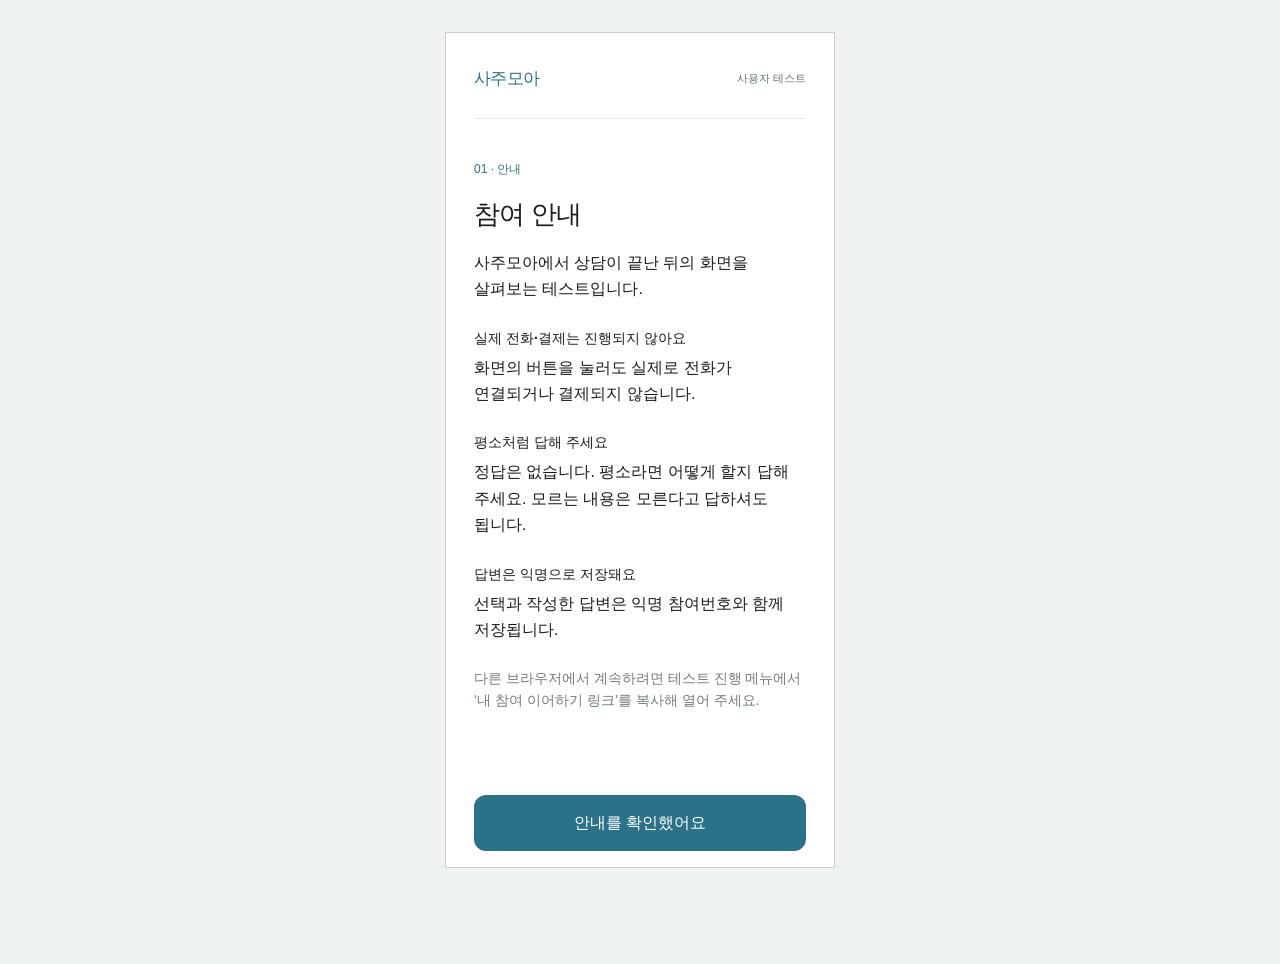
<file: index.html>
<!doctype html>
<html lang="ko">
<head>
  <meta charset="UTF-8">
  <meta name="viewport" content="width=device-width, initial-scale=1, viewport-fit=cover">
  <meta name="theme-color" content="#2b7187">
  <meta name="description" content="사주모아 상담 후 이용 경험 사용자 테스트">
  <title>사주모아 · 사용자 테스트</title>
  <link rel="icon" href="data:,">
  <link rel="stylesheet" href="./styles.css?v=20261118-1">
  <script type="importmap">{"imports":{"./store.js":"./store.js?v=20261119-resume","./sync.js":"./sync.js?v=20261119-save-diagnostics","./config.js":"./config.js?v=20261118-1","./tab-guard.js":"./tab-guard.js?v=20261118-1","./preview-mode.js":"./preview-mode.js?v=20261118-1"}}</script>
  <link rel="stylesheet" href="./protocol.css?v=20261119-compare-retry">
</head>
<body>
  <div id="storage-warning" role="alert" hidden></div>
  <main id="app" tabindex="-1"></main>
  <div id="toast" role="status" aria-live="polite"></div>
  <script type="module" src="./protocol-app.js?v=20261119-compare-retry"></script>
</body>
</html>
</file>
<file: styles.css>
:root{font-family:Arial,"Noto Sans KR","Apple SD Gothic Neo","Malgun Gothic",sans-serif;color:#191c20;background:#eef2f3;font-synthesis:none;--teal:#2b7187;--muted:#85898d;--line:#e7e9eb;--pale:#f4f7f8}*{box-sizing:border-box}body{margin:0}button,input,textarea{font:inherit}button,a,input,textarea{-webkit-tap-highlight-color:transparent}button{cursor:pointer;touch-action:manipulation}button{border:0;background:none;color:inherit}button:focus-visible,a:focus-visible,textarea:focus-visible{outline:3px solid #dbad46;outline-offset:4px}button[aria-disabled=true]{cursor:default}button:active:not([aria-disabled=true]){filter:brightness(.94)}h1,h2,h3,p{margin:0}p{line-height:1.7}#app{min-height:100svh;outline:0}.study{width:min(100%,560px);margin:auto;min-height:100svh;background:#fff;padding:34px 28px 25px;display:flex;flex-direction:column}.study-head{display:flex;align-items:center;justify-content:space-between;gap:10px;padding-bottom:28px;border-bottom:1px solid var(--line)}.study-brand{font-size:17px;letter-spacing:-.6px;font-weight:800;color:var(--teal)}.study-badge{font-size:11px;font-weight:600;color:#6a7479;letter-spacing:1px}.step{font-size:12px;color:var(--teal);font-weight:700;letter-spacing:1px;margin-bottom:15px}.study-body{padding-top:40px;flex:1}.study h1{font-size:28px;line-height:1.4;letter-spacing:-1.1px;margin-bottom:17px}.study .lead{font-size:17px;line-height:1.8;letter-spacing:-.4px}.study .muted{color:#727b80;font-size:14px}.study .task{font-size:22px;font-weight:750;line-height:1.65;letter-spacing:-.6px;margin:18px 0 36px}.study .primary{margin-top:22px}.study-foot{display:flex;justify-content:space-between;gap:16px;align-items:center;padding-top:34px;color:#92999d;font-size:11px}.study-foot a{color:#6b767b;text-decoration:underline;text-underline-offset:3px}.primary{width:100%;min-height:56px;border-radius:12px;background:var(--teal);color:#fff;font-size:17px;font-weight:700;padding:16px}.secondary{width:100%;min-height:50px;border:1px solid #d7dfe2;border-radius:12px;font-weight:600;padding:12px;color:#4f626c}.question{border:0;padding:0;margin:0 0 32px;min-width:0}.question legend{font-size:18px;font-weight:650;line-height:1.65;margin-bottom:18px;letter-spacing:-.4px}.q-number{display:block;font-size:12px;color:#879296;font-weight:600;margin-bottom:9px}.choice{width:100%;padding:17px 16px;display:flex;align-items:center;text-align:left;gap:12px;background:#f7f9fa;border:1px solid #e4e9ec;border-radius:12px;font-size:16px;margin-top:10px;min-height:58px}.choice .dot{width:20px;height:20px;flex-shrink:0;border:1.5px solid #c5cdd1;border-radius:50%;background:#fff}.choice[aria-pressed=true]{background:#eff7fa;border-color:var(--teal);color:#225c70}.choice[aria-pressed=true] .dot{border:6px solid var(--teal)}.form-error{color:#b04236;font-size:14px;margin-top:12px}.questions h1{font-size:26px}.answer-block{margin:30px 0}.answer-block label{display:block;font-weight:600;font-size:16px;line-height:1.65;margin-bottom:12px}.answer-block textarea{display:block;resize:vertical;min-height:124px;width:100%;padding:15px;border:1px solid #d9e0e3;border-radius:12px;line-height:1.7;background:#fcfdfd;font-size:16px}.notice{background:#eff6f8;border:1px solid #dce9ed;border-radius:12px;padding:16px 18px;font-size:15px;line-height:1.7}.complete-icon{display:grid;place-items:center;background:#eaf4f5;width:68px;height:68px;border-radius:50%;font-size:29px;color:var(--teal);margin:6px 0 26px}.session-code{font-size:12px;color:#849197;margin-top:18px;overflow-wrap:anywhere}.app-shell{position:relative;max-width:480px;min-height:100svh;margin:0 auto;background:#fff;padding-bottom:86px;overflow:clip}.app-logo{font-size:34px;font-style:italic;font-weight:900;letter-spacing:-1.8px;background:linear-gradient(100deg,#2c6d81,#2cc0d1);background-clip:text;color:transparent}.app-header{height:78px;display:flex;justify-content:space-between;align-items:center;padding:0 18px;border-bottom:1px solid var(--line)}.header-actions{display:flex;gap:10px}.icon-button{width:44px;height:44px;display:grid;place-items:center}.icon{width:26px;height:26px;display:inline-block;vertical-align:middle}.hero{margin:16px 16px 22px;padding:26px 22px;min-height:162px;border-radius:4px;background:linear-gradient(115deg,#e9f7fa,#e9effc 58%,#eedee9);position:relative;overflow:hidden}.hero small{color:#507883;font-size:12px}.hero h2{margin-top:10px;font-size:23px;letter-spacing:-.7px;line-height:1.45}.hero p{font-size:13px;margin-top:10px;color:#657880}.categories{display:grid;grid-template-columns:repeat(4,1fr);border-top:1px solid #eee;border-bottom:1px solid #eee;padding:12px 8px}.category{min-height:65px;font-size:14px;display:grid;place-items:center;gap:6px}.category .icon{color:var(--teal);width:30px;height:30px}.filter-bar{display:grid;grid-template-columns:repeat(4,1fr);margin:0 0 24px;border-bottom:1px solid #ddd}.filter-bar button{height:52px;font-size:16px}.filter-bar button:first-child{color:#fff;background:var(--teal);font-weight:700}.advisor-card{display:grid;grid-template-columns:90px 1fr 65px;margin:16px;border:1px solid #dce2e5;border-radius:14px;overflow:hidden;min-height:140px}.advisor-photo{background-image:url('./assets/consult-reference.png');background-size:780% auto;background-position:15.9% 27.9%;background-repeat:no-repeat;background-color:#d9caba}.advisor-info{padding:18px 12px}.advisor-info h3{font-size:19px;letter-spacing:-.5px}.advisor-info h3 span{color:var(--teal);font-size:16px}.advisor-info p{font-size:12px;margin-top:9px;color:#5b6267}.advisor-info .rate{font-size:13px;margin-top:9px;color:#333}.consult-side{background:#eff8fb;color:var(--teal);font-size:16px;font-weight:700;display:grid;align-content:center;justify-items:center;gap:10px}.app-detail{min-height:100svh;background:linear-gradient(#e9dfd3 0 38%,#fff 38%);padding:24px 20px 100px}.detail-portrait{height:290px;max-width:240px;margin:0 auto;background-image:url('./assets/consult-reference.png');background-size:780% auto;background-position:15.9% 27.9%;background-repeat:no-repeat;border-radius:120px 120px 8px 8px}.detail-info{padding-top:25px}.detail-info h2{font-size:28px;margin:12px 0}.detail-info p{font-size:15px}.detail-tags{color:#b75d74;font-weight:600;padding-top:25px;line-height:2}.bottom-nav{display:grid;grid-template-columns:repeat(4,minmax(0,1fr));height:78px;position:fixed;bottom:0;left:50%;transform:translateX(-50%);width:min(100%,480px);background:#fff;border-top:1px solid #eee;z-index:5;padding-bottom:env(safe-area-inset-bottom,0)}.bottom-nav button{display:flex;flex-direction:column;justify-content:center;align-items:center;gap:5px;color:#b7b9ba;font-size:13px;min-width:0;white-space:nowrap}.bottom-nav .active{color:var(--teal);font-weight:700}.bottom-nav .icon{width:27px;height:27px}.modal-backdrop{position:fixed;z-index:10;inset:0;background:#0009;display:flex;align-items:center;justify-content:center;padding:20px 16px;overflow-y:auto}.consult-modal{flex-shrink:0;width:min(100%,400px);max-height:calc(100dvh - 40px);overflow-y:auto;overscroll-behavior:contain;background:#fff;border-radius:13px;padding:0 0 26px;position:relative;color:#17191b}.modal-title{text-align:center;font-size:22px;font-weight:750;margin:21px 50px 0}.modal-close{position:absolute;right:9px;top:9px;width:44px;height:44px;display:grid;place-items:center}.modal-close .icon{width:25px;height:25px}.consult-profile{display:flex;align-items:center;gap:16px;margin:29px 20px 25px;min-height:65px;font-size:18px;font-weight:750;letter-spacing:-.5px}.portrait{width:64px;height:64px;border-radius:50%;flex-shrink:0;background-image:url('./assets/consult-reference.png');background-size:780% auto;background-position:15.9% 27.9%;background-repeat:no-repeat}.consult-profile span{color:var(--teal)}.balance-row{display:flex;align-items:center;padding:0 20px 20px;gap:10px}.coin{border-radius:50%;width:38px;height:38px;flex-shrink:0;background:var(--teal);color:#fff;font-size:24px;display:inline-grid;place-items:center;position:relative;font-weight:700;border:3px solid var(--teal);outline:1px solid #fff;outline-offset:-5px}.balance-copy{flex:1;font-size:15px;white-space:nowrap;line-height:1.5}.balance-copy strong{display:block;font-size:26px;line-height:1.25}.pay-entry{background:var(--teal);color:#fff;border-radius:11px;min-height:50px;padding:10px 16px;font-size:16px;font-weight:650;white-space:nowrap}.modal-divider{border-top:8px solid #f1f1f1;margin-bottom:24px}.consult-body{padding:0 20px}.consult-note{text-align:center;color:#8b8b8b;font-size:12px;line-height:1.8;margin-bottom:7px;letter-spacing:-.5px}.consult-now,.consult-postpaid{min-height:56px;width:100%;border-radius:12px;font-size:17px}.consult-now{background:var(--teal);color:#fff}.consult-postpaid{border:1px solid #8d8d8d;color:#888;background:white}.rate-box{background:#f7f7f7;border-radius:12px;display:flex;align-items:center;gap:7px;padding:14px 15px;min-height:66px;font-size:14px;color:#898989;margin:4px 0 20px;letter-spacing:-.6px}.rate-box .coin{width:29px;height:29px;font-size:19px}.rate-box strong{color:#333;font-size:17px}.rate-box small{font-size:13px;margin-left:auto;white-space:nowrap;color:#444}.rate-box small strong{font-size:15px}.postpaid-rate{margin-bottom:0}.phone{max-width:480px;min-height:100svh;margin:auto;display:flex;flex-direction:column;padding:30px 24px 28px;background:radial-gradient(ellipse at 0 75%,#465689 0,transparent 54%),radial-gradient(ellipse at 100% 70%,#785f52 0,transparent 50%),linear-gradient(#0d0919,#211527 75%,#96919b);color:#fff;text-align:center}.phone-top{display:flex;justify-content:space-between;font-size:12px;opacity:.8}.phone-timer{font-size:19px;margin:28px 0}.phone h1{font-size:clamp(26px,8vw,39px);letter-spacing:.1px;margin:6px 0 24px;white-space:nowrap}.shield{display:grid;place-items:center;margin:0 auto;width:48px;height:48px;border-radius:50%;background:#ffffff27}.phone-space{flex:1;min-height:80px}.assist{align-self:center;background:#ffffff30;border:1px solid #ffffff26;border-radius:30px;padding:12px 25px;font-size:15px;margin-bottom:22px}.call-panel{border-radius:30px;background:#e3e1e5b0;color:#27262c;padding:28px 10px 22px}.call-controls{display:grid;grid-template-columns:repeat(3,minmax(0,1fr));gap:20px 4px}.call-control{font-size:13px;display:flex;align-items:center;flex-direction:column;gap:12px;min-height:58px}.call-control .icon{width:27px;height:27px}.call-control.dim{color:#85858b}.call-control.speaker .icon{color:#20bf73}.hangup{width:75px;height:75px;background:#eb3c33;color:#fff;border-radius:50%;display:grid;place-items:center;margin:28px auto 0}.hangup .icon{width:37px;height:37px;transform:rotate(135deg)}.payment{padding-bottom:110px}.payment h1{text-align:center;font-size:23px;padding:24px 0}.points{text-align:center;padding:8px 0 22px;border-bottom:11px solid #f7f7f7}.points p{color:#aaa;font-size:15px;margin-bottom:18px}.points .coin{background:transparent;color:var(--teal);width:51px;height:51px;font-size:28px;border:4px double var(--teal);outline:0}.points strong{display:block;font-size:34px;margin-top:10px}.payment-body{padding:26px 20px}.payment h2{font-size:18px;margin-bottom:13px;letter-spacing:-.5px}.payment h2 small{color:#888;font-size:16px;font-weight:400;margin-left:6px}.amounts{margin-bottom:30px}.amount-row{width:100%;display:flex;align-items:center;gap:15px;min-height:68px;padding:8px 3px;text-align:left}.radio{border-radius:50%;background:#f0f0f0;box-shadow:inset 0 1px 3px #0002;width:26px;height:26px;flex-shrink:0}.radio.selected{border:7px solid var(--teal);background:#fff}.amount-row strong{font-size:18px;letter-spacing:-.7px}.amount-row small{color:#aaa;font-size:16px;margin-left:auto;white-space:nowrap}.methods{display:grid;grid-template-columns:repeat(2,minmax(0,1fr));gap:7px;margin-bottom:20px}.method{height:62px;border-radius:12px;border:1px solid #d8d8d8;display:flex;justify-content:center;align-items:center;gap:8px;font-size:16px;white-space:nowrap}.method.selected{color:#fff;background:var(--teal);border-color:var(--teal)}.naver{display:grid;place-items:center;background:#00c73c;color:#fff;font-size:23px;font-weight:900;width:27px;height:27px;border-radius:2px}.kakao{font-size:12px;background:#ffe83f;color:#222;border-radius:50%;width:31px;height:26px;display:grid;place-items:center;font-weight:750}.totals div{display:flex;justify-content:space-between;gap:8px;padding:18px 0;border-bottom:1px solid #f6f6f6;font-size:18px}.totals strong{white-space:nowrap}.purchase-guide{padding:30px 20px;background:#f7f7f7;color:#858585;font-size:14px;line-height:1.8}.purchase-guide h2{font-size:21px;color:#111}.purchase-guide .red{color:#e12525}.app-footer{padding:22px 20px;background:#f4f4f4;color:#969696}.app-footer strong{font-size:29px;font-style:italic}.app-footer p{font-size:12px;margin-top:20px}.payment-action{padding:0 20px;margin:8px 0 24px}.payment-action button{border-radius:12px;width:100%;min-height:56px;background:var(--teal);color:#fff;font-size:20px}.arrival-guide{margin:0 20px;padding:24px 20px;border:1px solid #d9e8ee;background:#eff7fa;border-radius:14px}.arrival-guide p{font-size:15px;line-height:1.7}.arrival-guide button{margin-top:18px}.arrival-label{font-size:11px;color:var(--teal);font-weight:700;letter-spacing:1px;display:block;margin-bottom:12px}#toast{position:fixed;bottom:100px;left:50%;transform:translateX(-50%);max-width:calc(100% - 32px);background:#263e49;color:#fff;font-size:14px;padding:14px 20px;border-radius:12px;z-index:30;box-shadow:0 5px 25px #0002;opacity:0;pointer-events:none;transition:opacity .15s}#toast.show{opacity:1}#storage-warning{position:sticky;top:0;z-index:50;padding:12px;background:#fff1d5;color:#7b4915;font-size:14px;text-align:center}.measure-footer{height:0}.download-button{margin-top:25px}.screenreader-only{position:absolute;width:1px;height:1px;overflow:hidden;clip-path:inset(50%)}@media(min-width:600px){body{padding:32px 0}.study,.app-shell,.phone{min-height:calc(100svh - 64px);box-shadow:0 10px 50px #20363e0d;border-radius:18px}.study{padding:34px 38px}.phone{min-height:850px}.modal-backdrop{padding:32px}.study-body{padding-top:46px}.app-shell{border-radius:14px}}@media(max-width:359px){.study{padding:26px 20px}.consult-profile{gap:10px;font-size:16px}.balance-row{padding-left:16px;padding-right:16px;gap:8px}.pay-entry{padding:10px 12px;font-size:14px}.balance-copy{font-size:13px}.consult-body{padding:0 16px}.rate-box{padding:12px 10px;font-size:12px;gap:5px}.rate-box strong{font-size:16px}.rate-box small{font-size:11px}.rate-box small strong{font-size:13px}.advisor-card{grid-template-columns:75px 1fr 55px}.advisor-info{padding:16px 9px}.advisor-info h3{font-size:17px}.amount-row{gap:10px}.amount-row strong{font-size:17px}.amount-row small{font-size:14px}.method{font-size:14px}}

.moderator-control{position:fixed;top:8px;right:8px;z-index:25;background:#273d48;color:#fff;padding:12px 14px;border:1px solid #fff;border-radius:9px;font-size:12px;min-height:44px;box-shadow:0 2px 10px #0002}

.study-help{position:fixed;z-index:25;right:max(12px,calc((100vw - 480px)/2 + 12px));top:8px;display:flex;align-items:center;gap:8px;min-height:44px;padding:10px 13px;background:#fff;border:1px solid #c9d5da;border-radius:10px;color:#52636b;box-shadow:0 2px 12px #0001;font-size:12px}.study-help small{font-size:10px;letter-spacing:.2px;color:#7d8d94;border-right:1px solid #d9e1e4;padding-right:8px}.extra-skip{margin-top:12px}button[hidden]{display:none!important}

.spaced{margin-top:14px}.danger{color:#a14135;border-color:#d9b5af}.required-label{font-size:11px;color:#2b7187;margin-left:5px}textarea[aria-invalid=true]{border-color:#bc4a3c}.save-state{margin-top:24px}.has-test-controls{padding-top:64px}.has-test-controls .modal-backdrop{top:60px}.has-test-controls .consult-modal{max-height:calc(100dvh - 100px)}.test-controls-bar{position:fixed;top:0;left:50%;transform:translateX(-50%);z-index:40;width:min(100%,560px);min-height:56px;padding:6px 12px;display:flex;justify-content:space-between;align-items:center;gap:8px;background:#f3f8fa;border-bottom:1px solid #dbe6ea;color:#60727c;font-size:11px}.test-controls-bar>div{display:flex;gap:6px}.test-controls-bar button{min-height:44px;font-size:12px;padding:9px 11px;border:1px solid #d0dde3;border-radius:8px;background:white;color:#426271}.test-controls-bar .test-help{color:#2b7187}.questions .form-error:empty{display:none}

.preview-mode{padding-top:76px}.preview-mode.has-test-controls{padding-top:132px}.preview-banner{position:fixed;inset:0 auto auto 50%;transform:translateX(-50%);width:min(100%,560px);height:76px;z-index:60;display:flex;align-items:center;justify-content:space-between;gap:8px;padding:8px 12px;background:#fff2d6;border-bottom:1px solid #ddbc7b;color:#66451c}.preview-banner>div{min-width:0}.preview-banner strong{display:block;font-size:13px;line-height:1.5}.preview-banner small{display:block;font-size:10px;line-height:1.6;margin-top:3px}.preview-banner button{flex-shrink:0;min-height:44px;padding:10px 12px;border:1px solid #c6a569;border-radius:8px;background:#fffaf0;color:#66451c;font-size:12px;font-weight:700}.preview-mode .test-controls-bar{top:76px}.preview-mode .modal-backdrop{top:76px}.preview-mode.has-test-controls .modal-backdrop{top:136px}.preview-mode .consult-modal{max-height:calc(100dvh - 116px)}.preview-mode.has-test-controls .consult-modal{max-height:calc(100dvh - 176px)}


/* Stop the task visibly as soon as the payment screen is reached. */
.arrival-open{overflow:hidden}
.arrival-backdrop{position:fixed;inset:0;z-index:50;display:flex;align-items:center;justify-content:center;overflow-y:auto;padding:24px 20px;background:#14262f99}
.arrival-dialog{width:min(100%,400px);max-height:calc(100dvh - 48px);overflow-y:auto;flex-shrink:0;background:#fff;border:1px solid #dce8ec;border-radius:18px;padding:28px 24px;box-shadow:0 18px 60px #132d3b2b}
.arrival-dialog h2{font-size:24px;line-height:1.45;letter-spacing:-.8px;margin:0 0 12px}
.arrival-dialog p{font-size:16px;color:#64737b;line-height:1.7}
.arrival-dialog .primary{margin-top:24px}
.preview-mode .arrival-backdrop{top:76px}
.preview-mode .arrival-dialog{max-height:calc(100dvh - 124px)}
.consult-postpaid[aria-disabled=true]{background:#f2f4f5;color:#a0a7ab;border-color:#d9dfe2}
@media(max-width:359px){.arrival-dialog{padding:24px 20px}.arrival-dialog h2{font-size:22px}}

.question-reference{margin:0 0 14px;border:1px solid #e0e7eb;border-radius:12px;overflow:hidden;background:#f5f8f9}.question-reference>img{display:block;width:100%;height:220px;max-height:220px;object-fit:contain;object-position:center;background:#eaf0f2}.question-reference figcaption{display:flex;align-items:center;justify-content:space-between;gap:12px;padding:8px 12px;background:#fafcfc;color:#657780;font-size:12px;line-height:1.6}.reference-open{flex-shrink:0;min-height:44px;border:1px solid #cad9df;border-radius:8px;padding:9px 12px;background:#fff;color:#365e6d;font-size:12px;font-weight:600}.reference-open::after{content:' ↗';font-size:13px}.reference-open:focus-visible,.reference-close:focus-visible{outline:3px solid #dbad46;outline-offset:-4px}body.reference-open{overflow:hidden}.reference-backdrop{position:fixed;inset:0;z-index:80;display:flex;align-items:center;justify-content:center;padding:16px;background:#13252fd6;overflow-y:auto}.reference-dialog{display:flex;flex-direction:column;width:min(100%,520px);max-height:calc(100dvh - 32px);min-height:0;background:white;border-radius:14px;padding:0 16px 16px;box-shadow:0 18px 60px #0a172a50}.reference-dialog-head{display:flex;align-items:center;justify-content:space-between;gap:12px;flex-shrink:0;min-height:64px}.reference-dialog-head h2{font-size:17px;line-height:1.5;letter-spacing:-.4px}.reference-close{display:grid;place-items:center;flex-shrink:0;width:44px;height:44px;border:1px solid #d9e3e8;border-radius:9px;background:#f7fafb;color:#496572}.reference-image-scroll{min-height:0;overflow:auto;overscroll-behavior:contain;background:#eaf0f2;border:1px solid #e0e7eb}.reference-image-scroll img{display:block;width:100%;max-width:390px;height:auto;margin:auto}@media(max-width:359px){.question-reference figcaption{gap:8px;padding:8px 10px;font-size:11px}.reference-dialog{padding:0 12px 12px}.reference-dialog-head h2{font-size:16px}}

.rating-block{border:0;padding:0;min-width:0}.rating-block legend{font-size:16px;font-weight:600;line-height:1.65;padding:0;margin-bottom:12px}.rating-scale{display:grid;grid-template-columns:repeat(5,minmax(0,1fr));gap:6px}.rating-scale .rating-option{display:flex;flex-direction:column;align-items:center;justify-content:center;gap:5px;min-width:0;min-height:100px;margin:0;padding:9px 2px;border:1px solid #d8e2e6;border-radius:10px;background:#fafcfc;font-weight:400;cursor:pointer;text-align:center}.rating-option input{width:18px;height:18px;margin:0;accent-color:var(--teal)}.rating-number{font-size:16px;font-weight:700;color:#426473}.rating-label{font-size:11px;line-height:1.4;word-break:keep-all}.rating-option:has(input:checked){background:#edf7fa;border-color:var(--teal);color:#225c70}.rating-option:has(input:focus-visible){outline:3px solid #dbad46;outline-offset:3px}.rating-scale[aria-invalid=true] .rating-option{border-color:#bc4a3c}.answer-help{font-size:13px;line-height:1.7;color:#6d7c83;margin:0 0 12px}
.factor-block{border:0;padding:0;min-width:0}.factor-block legend{font-size:16px;font-weight:650;line-height:1.65;margin-bottom:12px}.factor-options{display:grid;gap:8px}.factor-options .factor-option{display:flex;align-items:flex-start;gap:12px;min-width:0;min-height:56px;margin:0;padding:14px;border:1px solid #d8e2e6;border-radius:11px;background:#fafcfc;font-size:15px;line-height:1.7;font-weight:400;cursor:pointer}.factor-option input{width:20px;height:20px;flex:0 0 20px;margin:3px 0 0;accent-color:var(--teal)}.factor-option span{min-width:0;overflow-wrap:anywhere;word-break:keep-all}.factor-option:has(input:checked){background:#edf7fa;border-color:var(--teal);color:#225c70}.factor-option:has(input:focus-visible){outline:3px solid #dbad46;outline-offset:3px}.factor-options[aria-invalid=true] .factor-option{border-color:#bc4a3c}.factor-other,.factor-reason{margin-top:20px}.optional-label{font-size:12px;font-weight:400;color:#7d8a90;margin-left:4px}
</file>
<file: protocol.css>
.v5{width:min(100%,390px);border:1px solid #ccc;border-radius:0;min-height:calc(100dvh - var(--study-inset,0px));padding:34px 28px 32px;box-shadow:none}.v5 .study-head{position:relative}.v5 .study-badge{letter-spacing:0;font-weight:400;font-size:11px}.v5 .study-body{display:flex;flex-direction:column;padding-top:40px;min-height:0}.v5 h1{font-size:26px;line-height:1.42;letter-spacing:-.7px;margin-bottom:17px}.v5 p{font-size:16px;line-height:1.65;word-break:keep-all;overflow-wrap:anywhere}.v5 .step{font-size:12px;line-height:20px;margin-bottom:17px;letter-spacing:0;font-weight:400}.v5 h2{font-size:14px;line-height:22px;margin:0 0 6px}.intro-section{margin-top:24px}.v5 .safety{font-size:14px;color:#727b80;margin-top:24px;line-height:22px}.page-action{margin-top:auto;padding-top:28px}.v5 .page-action .primary{margin:0;font-size:16px}.scenario{background:#f7f9fa;border:1px solid #e4e9ec;border-radius:12px;padding:18px;margin:6px 0 24px}.task-instruction{margin-bottom:16px}.screening-group,.ut-options{border:0;padding:0;margin:0 0 24px;min-width:0}.screening-group legend{margin:16px 0;font-size:16px}.ut-option{display:flex;align-items:center;gap:12px;min-height:61px;padding:16px;border:1px solid #e4e9ec;border-radius:12px;background:#f7f9fa;font-size:16px;line-height:1.65;margin:0 0 12px;cursor:pointer;word-break:keep-all;overflow-wrap:anywhere}.ut-option input{width:20px;height:20px;margin:0;flex-shrink:0;accent-color:var(--teal)}.ut-option:has(input:checked){background:#eff7fa;border-color:var(--teal)}.ut-option:has(input:focus-visible){outline:3px solid #dbad46;outline-offset:2px}.v5 textarea{width:100%;min-height:124px;resize:vertical;border:1px solid #e4e9ec;background:#fcfdfd;padding:15px;border-radius:12px;font-size:16px;line-height:1.7;margin-bottom:16px}.v5 textarea:disabled{opacity:.5}.question-prompt{margin:0 0 18px}.question-content{margin-top:20px}.question-content:first-child{margin-top:0}.reason-label{display:block;font-size:16px;line-height:1.7;margin:20px 0 10px}.reason-label span{color:#727b80;font-size:12px}.form-error:empty{display:none}.test-controls-bar{background:white;width:min(100%,390px);height:56px}.test-controls-bar .session-tools{width:44px;height:44px;font-size:26px;padding:0}.has-test-controls{padding-top:56px}.has-test-controls .modal-backdrop{top:56px}.modal-backdrop,.reference-backdrop{background:rgb(0 0 0 / .6)}.modal-backdrop{left:50%;right:auto;transform:translateX(-50%);width:min(100%,390px);padding:24px 39px}.consult-modal{border-radius:6px;padding-bottom:20px;width:311px}.modal-title{font-size:13px;margin:16px 40px 0}.modal-close{width:32px;height:32px;top:4px;right:8px}.modal-close .icon{width:20px;height:20px}.consult-profile{margin:24px 14px;gap:16px;min-height:50px;font-size:13px}.portrait{width:50px;height:50px}.balance-row{padding:0 14px 12px;gap:12px}.balance-row .coin{width:29px;height:29px;font-size:18px}.balance-copy{font-size:12px;color:#999}.balance-copy strong{font-size:15px;color:#111}.pay-entry{min-height:39px;font-size:13px;padding:8px 12px;border-radius:8px}.modal-divider{margin-bottom:24px}.consult-body{padding:0 14px}.consult-note{font-size:9px;line-height:1.8;letter-spacing:0}.consult-now,.consult-postpaid{font-size:13px;min-height:44px;border-radius:6px}.rate-box{padding:10px 12px;min-height:54px;font-size:11px;border-radius:6px;gap:5px}.rate-box strong{font-size:13px}.rate-box small,.rate-box small strong{font-size:11px}.rate-box .coin{width:24px;height:24px;font-size:16px}.detail-background{width:390px;max-width:100%;height:845px;min-height:845px;padding:0;background:white;display:grid;place-items:center}.detail-background img{width:100%;height:100%;object-fit:contain}.app-shell,.phone{max-width:390px;border-radius:0;border:1px solid #ccc}.bottom-nav{width:min(100%,390px)}.reference-box{margin:0;border:1px solid #ccc;background:white;overflow:hidden;height:724px;display:flex;flex-direction:column}.reference-window{flex:1;min-height:0;overflow:hidden}.reference-content{width:390px;transform:scale(var(--reference-scale,.846));transform-origin:top left;position:relative}.reference-content .app-shell{height:845px;min-height:845px;width:390px;max-width:none}.reference-content .modal-backdrop{position:absolute;inset:0;transform:none;width:390px;height:845px;padding:20px 39px}.reference-content .consult-modal{max-height:none}.reference-content .bottom-nav,.compare-crop .bottom-nav{position:absolute;bottom:0}.reference-box.payment .reference-content .payment{height:auto}.expand-button{min-height:44px;flex-shrink:0;width:100%;background:#f4f7f8;border:1px solid var(--teal);color:var(--teal);font-size:14px;font-weight:700}.reference-dialog{width:min(100%,390px);padding:16px;border-radius:12px;background:white;border:1px solid #ccc;gap:8px}.reference-dialog h2{font-size:18px}.reference-dialog-head{min-height:40px}.reference-dialog-head .expand-button{width:64px;border-radius:8px}.reference-image-scroll{background:white}.reference-image-scroll .payment{width:100%;border:0;min-height:0}.reference-image-scroll .bottom-nav{position:static;transform:none;width:100%}.compare-reference>h2{color:#727b80;margin:0 0 12px}.compare-crop{overflow:hidden;position:relative;border:1px solid #ccc;margin-bottom:24px;height:660px}.compare-crop>.payment{transform:scale(var(--reference-scale,.846));transform-origin:top left;width:390px;max-width:none;position:absolute;top:-210px;left:0;min-height:0}.payment h1{font-size:22px}.payment h2{font-size:14px}.payment h2 small{font-size:10px}.payment-body{padding:24px 16px}.amount-row{min-height:52px;gap:10px}.amount-row strong{font-size:14px}.amount-row small{font-size:12px}.method{font-size:15px;height:54px}.totals div{font-size:13px;padding:12px 0}.totals div:last-child{font-weight:bold;font-size:14px}.points{padding-bottom:25px}.payment .points strong{font-size:32px}.purchase-guide{font-size:12px}.app-shell.payment>.bottom-nav{position:static;transform:none;height:54px}.reconnect-card{position:relative;border:1px solid #d6e3e7;margin:16px;padding:16px;border-radius:12px}.reconnect-profile{display:flex;gap:14px;align-items:center;margin-bottom:12px}.reconnect-profile p{font-size:13px;color:#727b80}.reconnect-profile h2{font-size:20px}.reconnect-card>p{font-size:15px}.card-close{position:absolute;right:8px;top:8px;width:32px;height:32px}.reconnect-bottom{display:flex;align-items:center;justify-content:space-between;gap:10px;margin-top:14px;font-size:12px;color:#727b80}.reconnect-bottom .primary{width:auto;font-size:14px;min-height:44px;padding:10px 18px}.tobe .consult-body h2{font-size:16px}.postpaid-secondary{margin-top:24px;border-top:1px solid #eee;padding-top:16px;color:#727b80;font-size:12px}.postpaid-secondary>span{float:right}.postpaid-secondary p{margin:10px 0;font-size:11px}.postpaid-secondary .consult-postpaid{min-height:36px;font-size:12px}.thanks-page .study-body{justify-content:center}.thanks-page h1{font-size:24px}.v5 .answer-help{font-size:13px;margin-bottom:14px}.preview-indicator{position:sticky;top:0;background:#fff2d6;padding:8px;text-align:center;font-size:12px;z-index:60}
@media(max-width:389px){.v5{padding-left:20px;padding-right:20px}.reference-box{height:calc((100vw - 42px) * 2.18)}.modal-backdrop{padding-left:24px;padding-right:24px}.reconnect-bottom{flex-wrap:wrap}.compare-crop{height:600px}}

.reference-box {
  height: auto;
  aspect-ratio: 332 / 724;
}
.reference-content {
  transform: none;
  zoom: var(--reference-scale, .846);
}
.reference-content .modal-backdrop {
  padding: 20px 39px;
}
.reference-box.payment {
  padding: 0;
}
.compare-panel {
  position: relative;
  border: 1px solid #ccc;
  margin-bottom: 24px;
  background: #fff;
}
.compare-panel .reference-shot[hidden],
.compare-image-message[hidden],
.compare-image-retry[hidden] {
  display: none;
}
.compare-image-message {
  position: absolute;
  inset: 0;
  display: flex;
  flex-direction: column;
  align-items: center;
  justify-content: center;
  gap: 10px;
  padding: 16px;
  color: #52666e;
  text-align: center;
}
.v5 .compare-image-message p {
  margin: 0;
  font-size: 14px;
}
.compare-image-retry {
  display: grid;
  place-items: center;
  width: 48px;
  height: 48px;
  padding: 0;
  border: 1px solid #b6cdd5;
  border-radius: 50%;
  background: #edf5f7;
  color: var(--teal);
}
.compare-image-retry svg {
  width: 24px;
  height: 24px;
}
.compare-image-retry[aria-disabled="true"] {
  opacity: .55;
  cursor: wait;
}
.compare-panel .payment {
  padding: 0;
}
.compare-panel .payment-body {
  padding: 16px 12px;
}
.compare-panel .amount-row strong {
  font-size: 13px;
}
.compare-panel .amount-row small {
  font-size: 11px;
}
.compare-panel .method {
  font-size: 12px;
  gap: 5px;
}
.compare-panel .totals div {
  align-items: start;
}
.compare-panel .totals div:last-child span {
  word-break: keep-all;
}
.question-page:has([data-answer="P1"]) textarea[data-answer] {
  min-height: 58px;
}
.reference-dialog .primary {
  font-size: 16px;
}
.study-head-actions {
  display: flex;
  align-items: center;
  gap: 12px;
}
.v5 .study-head:has(.study-menu) {
  padding-bottom: 12px;
}
.study-menu {
  flex: 0 0 44px;
  width: 44px;
  height: 44px;
  border: 1px solid #e4e9ec;
  border-radius: 8px;
  background: white;
  color: #727b80;
}
.test-controls-bar .session-tools, .study-menu {
  display: grid;
  place-items: center;
  padding: 0;
}
.progress-menu-dots {
  width: 4px;
  height: 4px;
  border-radius: 50%;
  background: currentColor;
  box-shadow: 0 -6px currentColor, 0 6px currentColor;
}
.reference-dialog:has(.participation-note) {
  overflow-y: auto;
}
.participation-note {
  margin: 2px 0 0;
  color: #66747b;
  font-size: 11px;
  font-weight: 400;
  line-height: 1.6;
  word-break: keep-all;
  overflow-wrap: anywhere;
}

.coin{line-height:1;letter-spacing:0;font-family:Arial,sans-serif;grid-template: minmax(0,1fr) / minmax(0,1fr)}
.consult-modal .balance-row .coin{font-size:15px}
.consult-modal .rate-box .coin{font-size:12px}

.as-is .consult-postpaid[aria-disabled=true]{background:#fff;border:1px solid #888;color:#808080;font-weight:400}
.as-is .consult-now,.as-is .pay-entry{font-weight:400}

.test-controls-bar .decision-done{margin-left:auto;color:#215f73;border-color:#90b3bf;font-weight:650}

.reference-shot{display:block;width:100%;height:auto}
.reference-box.modal,.reference-box.payment{height:auto;aspect-ratio:390/788}
.reference-box.modal .reference-shot{height:100%;object-fit:contain}

.question-page .reference-box,.question-page .reference-window{overflow:clip}
.question-page .reference-shot{pointer-events:none}

.payment-reference{margin:0;border:1px solid #ccc;background:white}
.inline-reference{display:block;width:100%;border:0;padding:0;background:white;cursor:pointer;touch-action:pan-y}
.shot-top,.shot-rest{display:block;overflow:clip}
.inline-reference .reference-shot{width:100%;height:auto;display:block}
.shot-rest[hidden]{display:none}

.shot-toggle{display:grid;place-items:center;min-height:48px;border-block:1px solid #abc2ca;background:#f4f7f8;color:#215f73;font-weight:700}

.captured-list{min-height:calc(100svh - 56px);padding-bottom:min(16.667vw,65px)}
.list-categories,.list-advisors,.bottom-nav.list-tabs{background:white url('./assets/advisor-list.webp') no-repeat;background-size:100% auto}
.list-categories,.list-advisors{position:relative}
.list-categories{aspect-ratio:1080/400;background-position:center top}
.list-advisors{aspect-ratio:1080/1634;background-position:center 68.965517%}
.bottom-nav.list-tabs{height:auto;aspect-ratio:1080/180;border:0;padding:0;background-position:center bottom}
.captured-list :is(.list-categories,.list-advisors,.list-tabs)>button{position:absolute;background:transparent;border:0;padding:0;margin:0}

html:has(#app > .modal-backdrop),
body:has(#app > .modal-backdrop) {
  overflow: hidden;
  overscroll-behavior: none;
}
#app > .modal-backdrop {
  overflow: hidden;
  overscroll-behavior: contain;
}
#app > .modal-backdrop > .consult-modal {
  max-height: 100%;
  overflow-y: auto;
  overscroll-behavior-y: contain;
}

.progress-menu-heading { display:flex; align-items:center; justify-content:space-between; }
.progress-menu-heading h2 { margin:0; }
.progress-menu-close { display:grid; place-items:center; width:44px; height:44px; border:0; background:transparent; color:inherit; font:normal 24px/1 sans-serif; cursor:pointer; }

.figma-home-layout {container-type:inline-size;display:flow-root;overflow:clip}
.figma-home {padding:0 0 54px;min-height:0;overflow:clip}
.figma-home-art {position:relative;width:100%;height:255.1282cqw;margin-top:-14.36cqw;overflow:clip}
.figma-home-art p {margin:0}
.figma-home-art button {padding:0;border:0}
.figma-home-art .figma-reconnect {margin:0;padding:0;border:0}
.figma-home-art .card-close {right:auto}
.bottom-nav.figma-tabs {height:54px;background:white;border:0;padding:0}
.figma-tabs button {flex:1;display:flex;flex-direction:column;align-items:center;justify-content:center;gap:2px;background:white;border:0;font-size:13px;color:#b8b8b8}
.figma-tabs button:first-child {color:#2b7089}
.figma-tabs img {width:24px;height:24px}

.compare-reference > h2.compare-tag {display:table;padding:6px 12px;border:1px solid #b6cdd5;border-radius:6px;background:#edf5f7;color:#214f61;font-size:15px;line-height:22px;font-weight:700;margin:0 0 8px}

#app:has(> .figma-home) {min-height:0}

body.preview-mode {--study-inset:76px}
@media (min-width:600px) {
  body {--study-inset:64px}
  body.preview-mode {--study-inset:108px}
}
.v5:has(.page-action:last-child) {padding-bottom:0}
.v5 .page-action:last-child {
  position:sticky;
  bottom:0;
  z-index:2;
  flex-shrink:0;
  background:white;
  padding:12px 0 max(16px,env(safe-area-inset-bottom));
}
html:has(.v5 .page-action:last-child) {scroll-padding-bottom:96px}

.v5 .page-action:last-child::before {
  content:"";
  position:absolute;
  inset:auto 0 100%;
  height:48px;
  background:linear-gradient(to bottom,transparent,#fff);
  opacity:var(--footer-fade,0);
  pointer-events:none;
}

@media (max-width:599px), (max-height:600px) and (pointer:coarse) {
  .v5 {padding-top:max(8px, env(safe-area-inset-top))}
  .v5 .study-head, .v5 .study-head:has(.study-menu) {padding-bottom:8px}
  .v5 .study-body {padding-top:16px}
}

.thanks-page .study-body {justify-content:flex-start}
.thanks-page #completion-title {margin-top:auto}
.completion-actions {margin-top:auto;padding-top:24px;display:grid;gap:10px}
.completion-actions[hidden] {display:none}
.completion-actions button,.followup-form button {margin:0;width:100%}
.completion-message {text-align:center;font-size:14px}
.completion-message:empty,.followup-form .form-error:empty {display:none}
.followup-form {display:grid;gap:12px}
.followup-form p {margin:0;font-size:14px;line-height:1.6}
.followup-form label {font-size:14px;font-weight:600}
.followup-form input,#public-study-link {box-sizing:border-box;width:100%;min-height:46px;font:inherit;font-size:16px;padding:10px;border:1px solid #a5b8bf;border-radius:8px}
.reference-dialog:has(.followup-form) {max-height:90dvh;overflow:auto}
</file>
